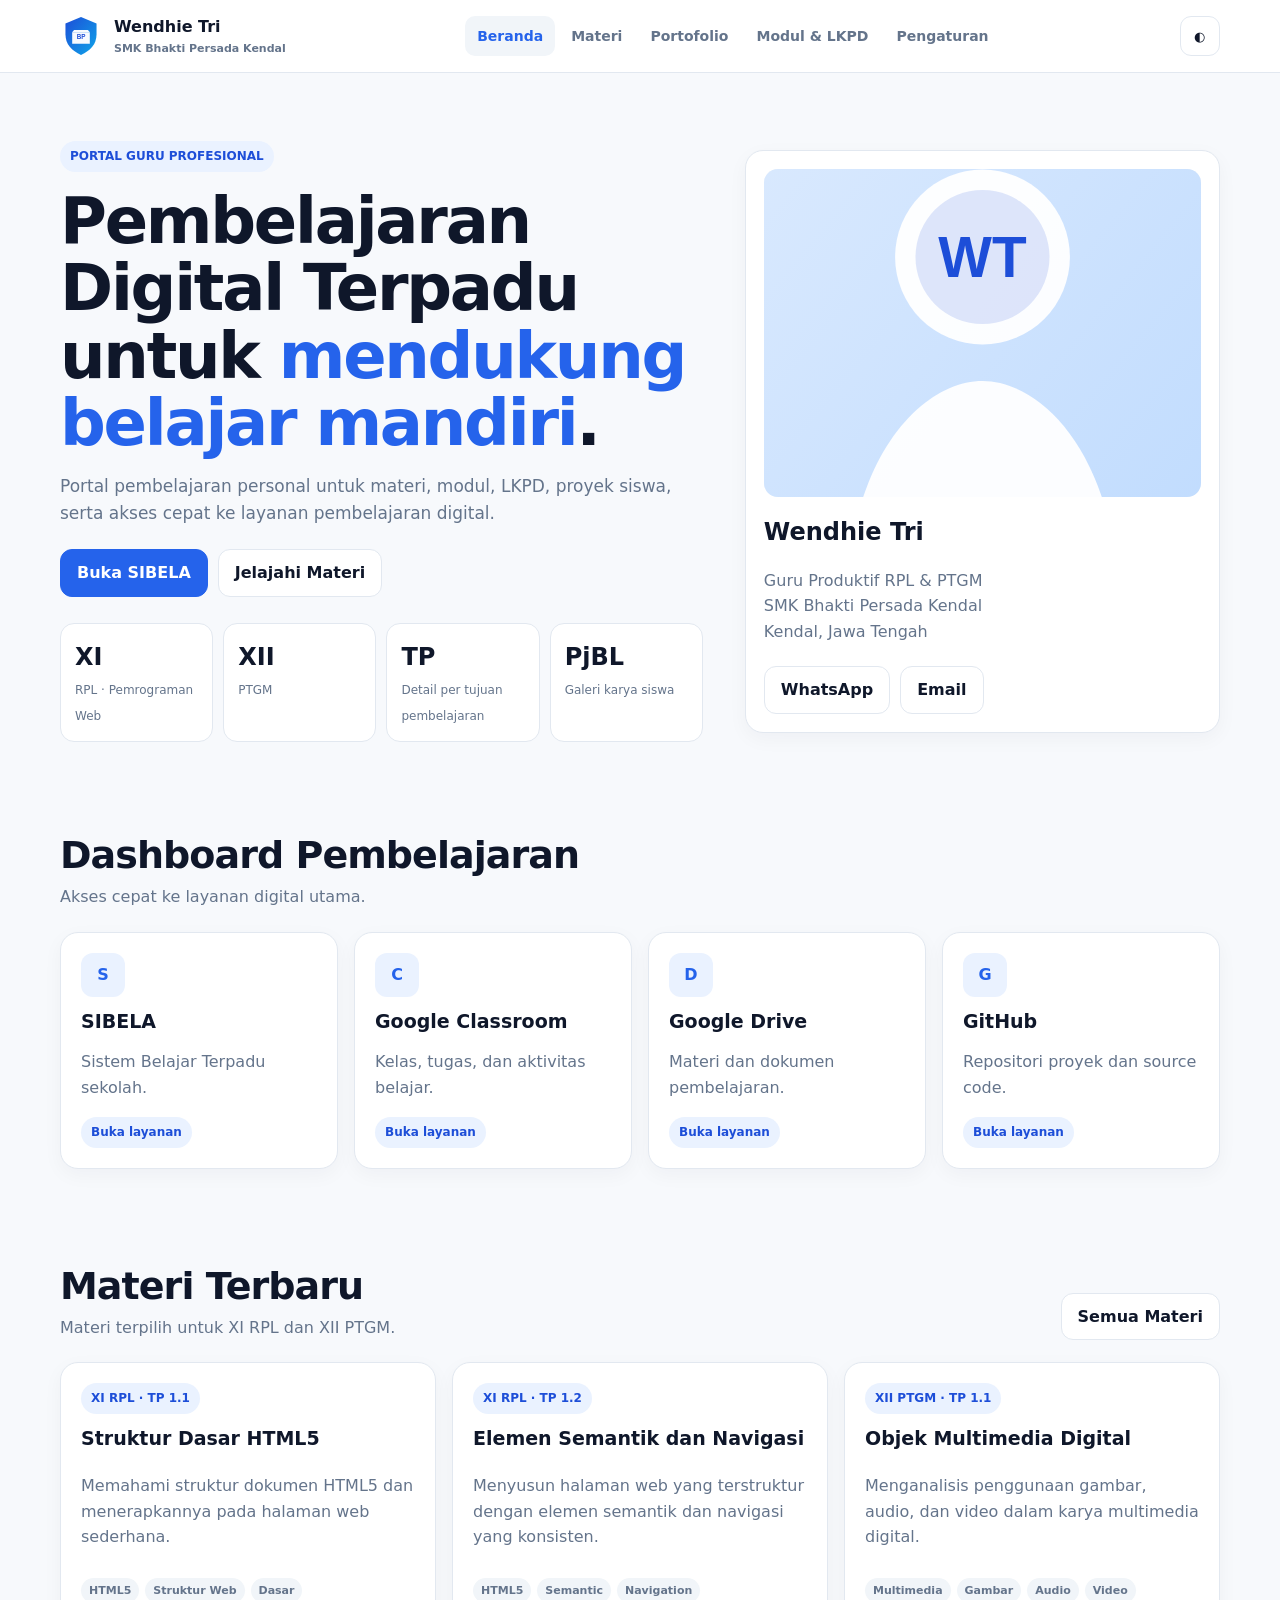
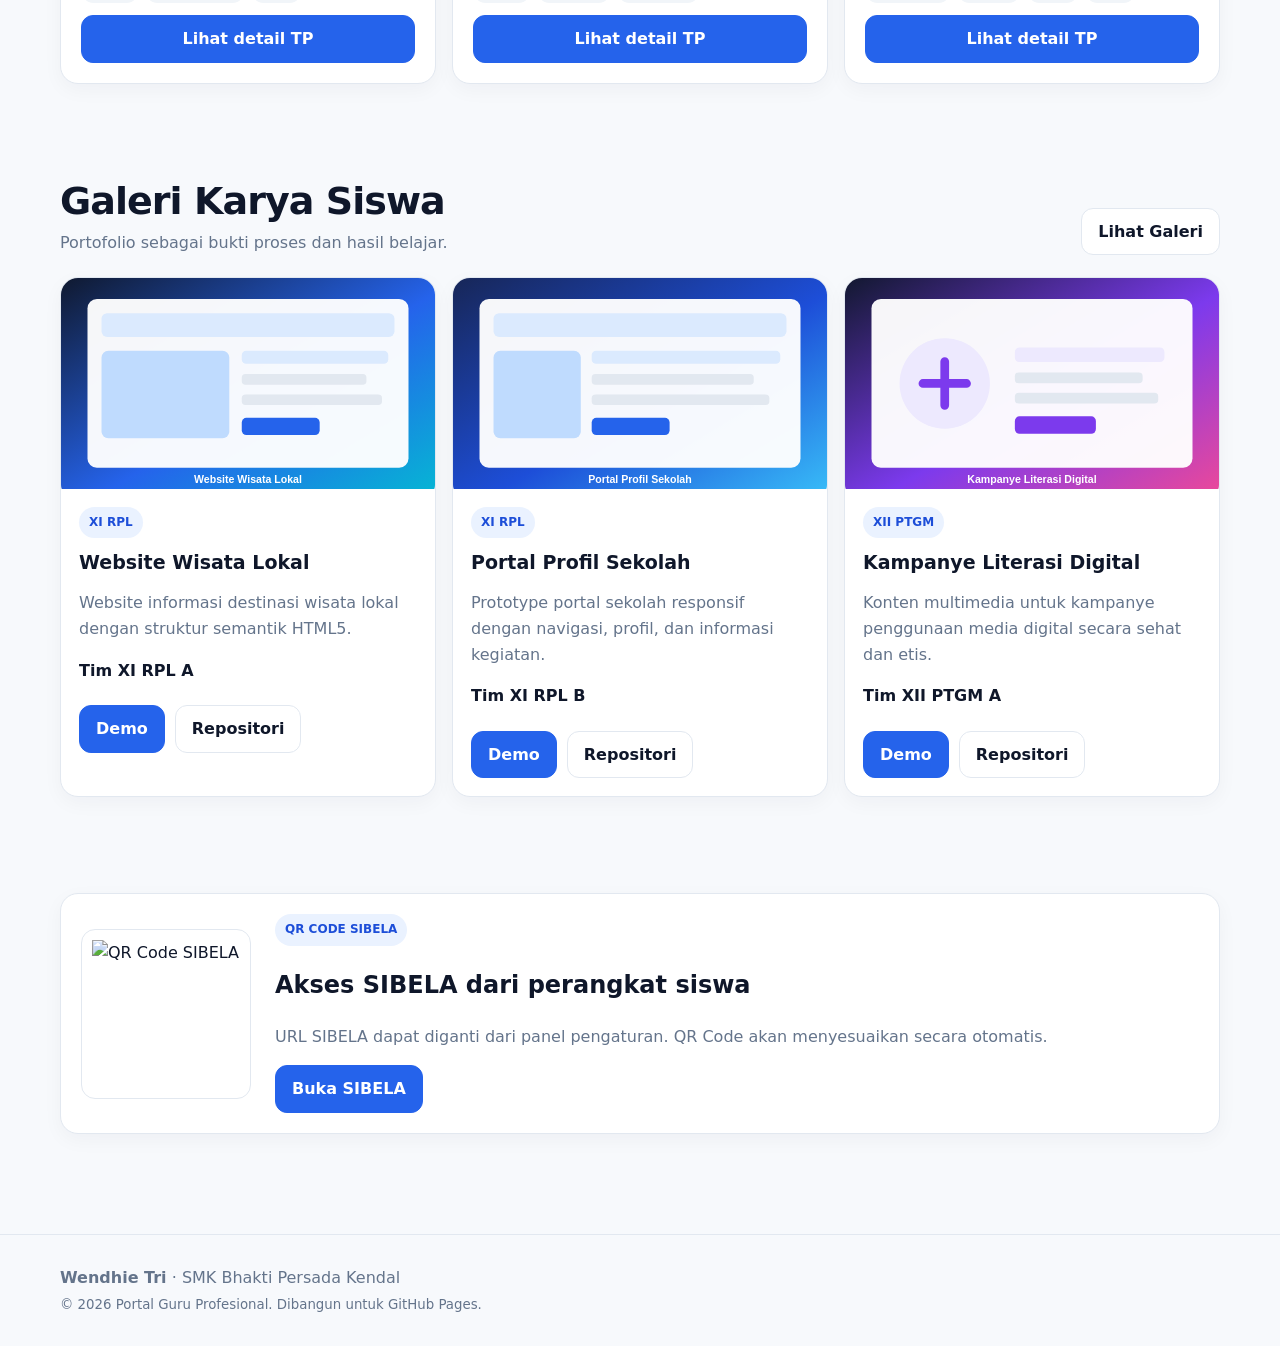
<file: index.html>
<!doctype html><html lang="id"><head><meta charset="utf-8"><meta name="viewport" content="width=device-width,initial-scale=1"><meta name="description" content="Portal guru profesional untuk materi, modul, LKPD, portofolio siswa, dan layanan pembelajaran digital."><meta name="theme-color" content="#2563eb"><title>Portal Guru Profesional</title><link rel="stylesheet" href="styles.css"></head><body data-home="1"><header class="topbar"><div class="container nav"><a class="brand" href="index.html"><img data-logo src="assets/logo-sekolah.svg" alt="Logo sekolah"><span><span data-name>Wendhie Tri</span><small data-school>SMK Bhakti Persada Kendal</small></span></a><nav class="nav-links"><a href="index.html">Beranda</a><a href="materi.html">Materi</a><a href="portofolio.html">Portofolio</a><a href="modul.html">Modul & LKPD</a><a href="pengaturan.html">Pengaturan</a></nav><div class="nav-actions"><button class="icon-btn" data-theme-toggle title="Ganti tema">◐</button><button class="icon-btn menu-btn" data-menu title="Menu">☰</button></div></div><nav class="mobile-nav container"><a href="index.html">Beranda</a><a href="materi.html">Materi</a><a href="portofolio.html">Portofolio</a><a href="modul.html">Modul & LKPD</a><a href="pengaturan.html">Pengaturan</a></nav></header><main><section class="hero"><div class="container hero-grid"><div><span class="eyebrow">PORTAL GURU PROFESIONAL</span><h1>Pembelajaran Digital Terpadu untuk <span class="gradient">mendukung belajar mandiri</span>.</h1><p class="lead" data-bio>Portal pembelajaran personal untuk materi, modul, LKPD, proyek siswa, serta akses cepat ke layanan pembelajaran digital.</p><div class="actions"><a class="btn btn-primary" data-sibela href="#" target="_blank">Buka SIBELA</a><a class="btn" href="materi.html">Jelajahi Materi</a></div><div class="stats"><div class="stat"><strong>XI</strong><span>RPL · Pemrograman Web</span></div><div class="stat"><strong>XII</strong><span>PTGM</span></div><div class="stat"><strong>TP</strong><span>Detail per tujuan pembelajaran</span></div><div class="stat"><strong>PjBL</strong><span>Galeri karya siswa</span></div></div></div><article class="profile-card"><img data-photo src="assets/foto-guru.svg" alt="Foto guru"><h2 data-name>Wendhie Tri</h2><p class="muted"><span data-title>Guru Produktif RPL & PTGM</span><br><span data-school>SMK Bhakti Persada Kendal</span><br><span data-location>Kendal, Jawa Tengah</span></p><div class="actions"><a class="btn" data-whatsapp target="_blank">WhatsApp</a><a class="btn" data-email>Email</a></div></article></div></section><section class="section"><div class="container"><div class="section-head"><div><h2>Dashboard Pembelajaran</h2><p>Akses cepat ke layanan digital utama.</p></div></div><div class="grid-4"><a class="card" data-sibela target="_blank"><div class="service-icon">S</div><h3>SIBELA</h3><p class="muted">Sistem Belajar Terpadu sekolah.</p><span class="badge">Buka layanan</span></a><a class="card" data-classroom target="_blank"><div class="service-icon">C</div><h3>Google Classroom</h3><p class="muted">Kelas, tugas, dan aktivitas belajar.</p><span class="badge">Buka layanan</span></a><a class="card" data-drive target="_blank"><div class="service-icon">D</div><h3>Google Drive</h3><p class="muted">Materi dan dokumen pembelajaran.</p><span class="badge">Buka layanan</span></a><a class="card" data-github target="_blank"><div class="service-icon">G</div><h3>GitHub</h3><p class="muted">Repositori proyek dan source code.</p><span class="badge">Buka layanan</span></a></div></div></section><section class="section"><div class="container"><div class="section-head"><div><h2>Materi Terbaru</h2><p>Materi terpilih untuk XI RPL dan XII PTGM.</p></div><a class="btn" href="materi.html">Semua Materi</a></div><div class="grid-3" data-material-list></div></div></section><section class="section"><div class="container"><div class="section-head"><div><h2>Galeri Karya Siswa</h2><p>Portofolio sebagai bukti proses dan hasil belajar.</p></div><a class="btn" href="portofolio.html">Lihat Galeri</a></div><div class="grid-3" data-portfolio-list></div></div></section><section class="section"><div class="container"><div class="card qr-wrap"><div class="qr-box"><img data-qr alt="QR Code SIBELA"></div><div><span class="badge">QR CODE SIBELA</span><h2>Akses SIBELA dari perangkat siswa</h2><p class="muted">URL SIBELA dapat diganti dari panel pengaturan. QR Code akan menyesuaikan secara otomatis.</p><a class="btn btn-primary" data-sibela target="_blank">Buka SIBELA</a></div></div></div></section></main><footer><div class="container"><strong data-name>Wendhie Tri</strong> · <span data-school>SMK Bhakti Persada Kendal</span><br><small>© <span data-year></span> Portal Guru Profesional. Dibangun untuk GitHub Pages.</small></div></footer><script src="config.js"></script><script src="script.js"></script></body></html>
</file>
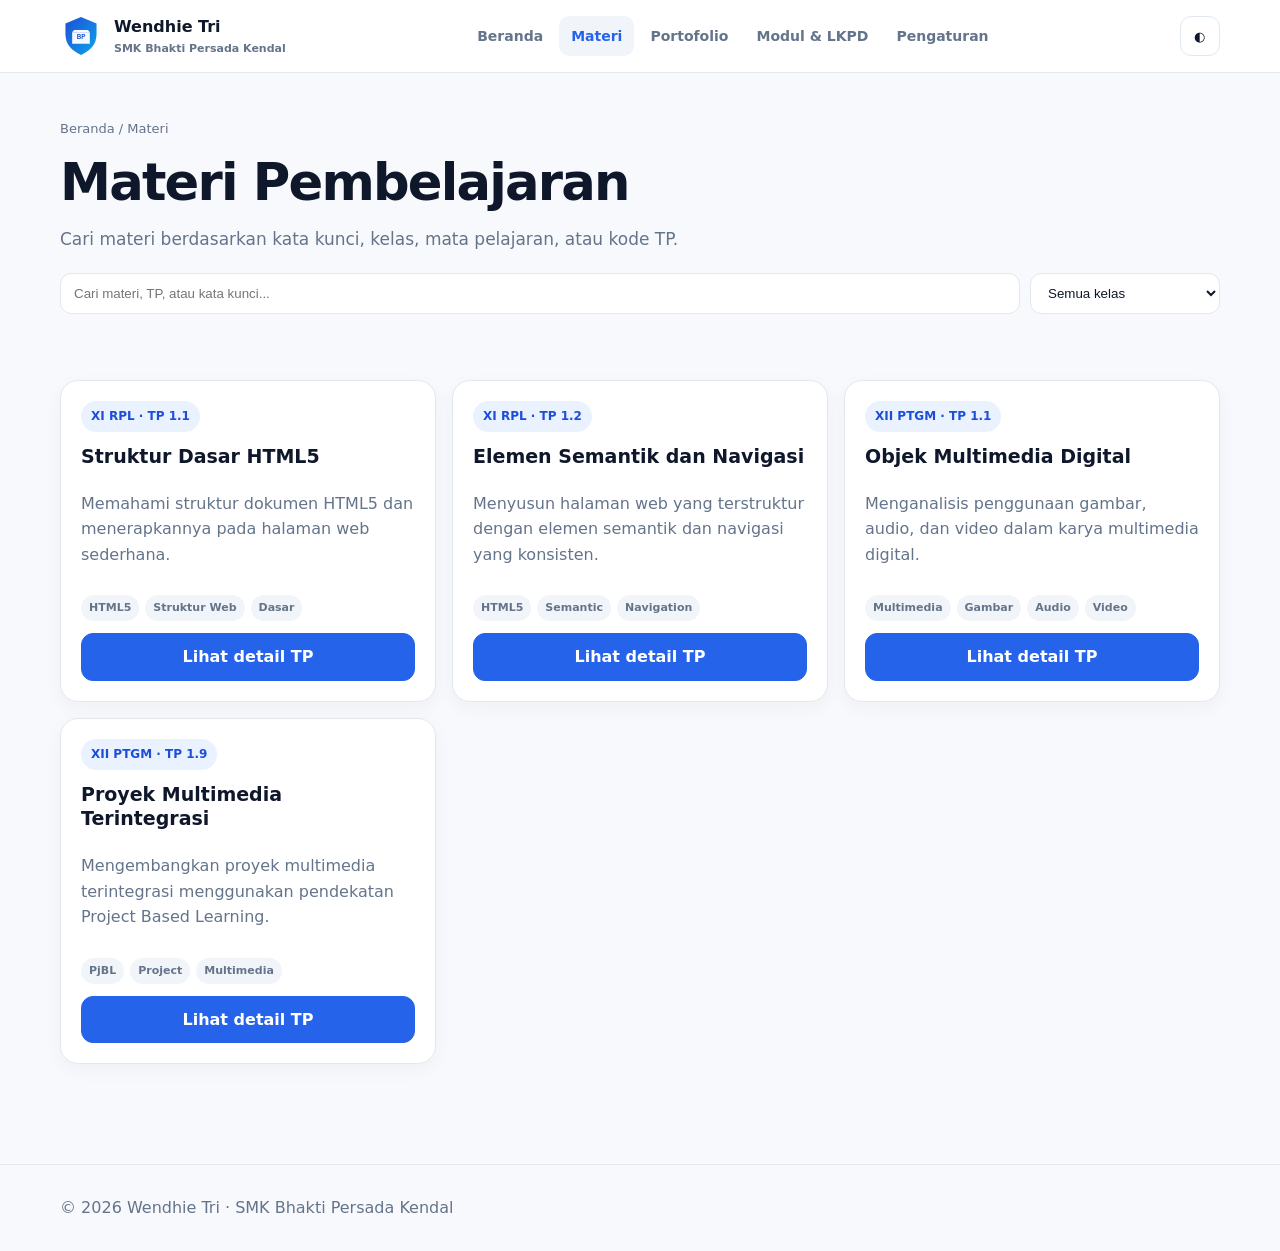
<file: materi.html>
<!doctype html><html lang="id"><head><meta charset="utf-8"><meta name="viewport" content="width=device-width,initial-scale=1"><title>Materi Pembelajaran</title><link rel="stylesheet" href="styles.css"></head><body><header class="topbar"><div class="container nav"><a class="brand" href="index.html"><img data-logo src="assets/logo-sekolah.svg" alt="Logo sekolah"><span><span data-name>Wendhie Tri</span><small data-school>SMK Bhakti Persada Kendal</small></span></a><nav class="nav-links"><a href="index.html">Beranda</a><a href="materi.html">Materi</a><a href="portofolio.html">Portofolio</a><a href="modul.html">Modul & LKPD</a><a href="pengaturan.html">Pengaturan</a></nav><div class="nav-actions"><button class="icon-btn" data-theme-toggle>◐</button><button class="icon-btn menu-btn" data-menu>☰</button></div></div><nav class="mobile-nav container"><a href="index.html">Beranda</a><a href="materi.html">Materi</a><a href="portofolio.html">Portofolio</a><a href="modul.html">Modul & LKPD</a><a href="pengaturan.html">Pengaturan</a></nav></header><main><section class="page-hero"><div class="container"><p class="breadcrumbs">Beranda / Materi</p><h1>Materi Pembelajaran</h1><p class="lead">Cari materi berdasarkan kata kunci, kelas, mata pelajaran, atau kode TP.</p><div class="searchbar"><input data-search type="search" placeholder="Cari materi, TP, atau kata kunci..."><select data-class-filter><option value="">Semua kelas</option><option>XI RPL</option><option>XII PTGM</option></select></div></div></section><section class="section"><div class="container"><div class="grid-3" data-material-list></div></div></section></main><footer><div class="container">© <span data-year></span> <span data-name>Wendhie Tri</span> · <span data-school>SMK Bhakti Persada Kendal</span></div></footer><script src="config.js"></script><script src="script.js"></script></body></html>
</file>
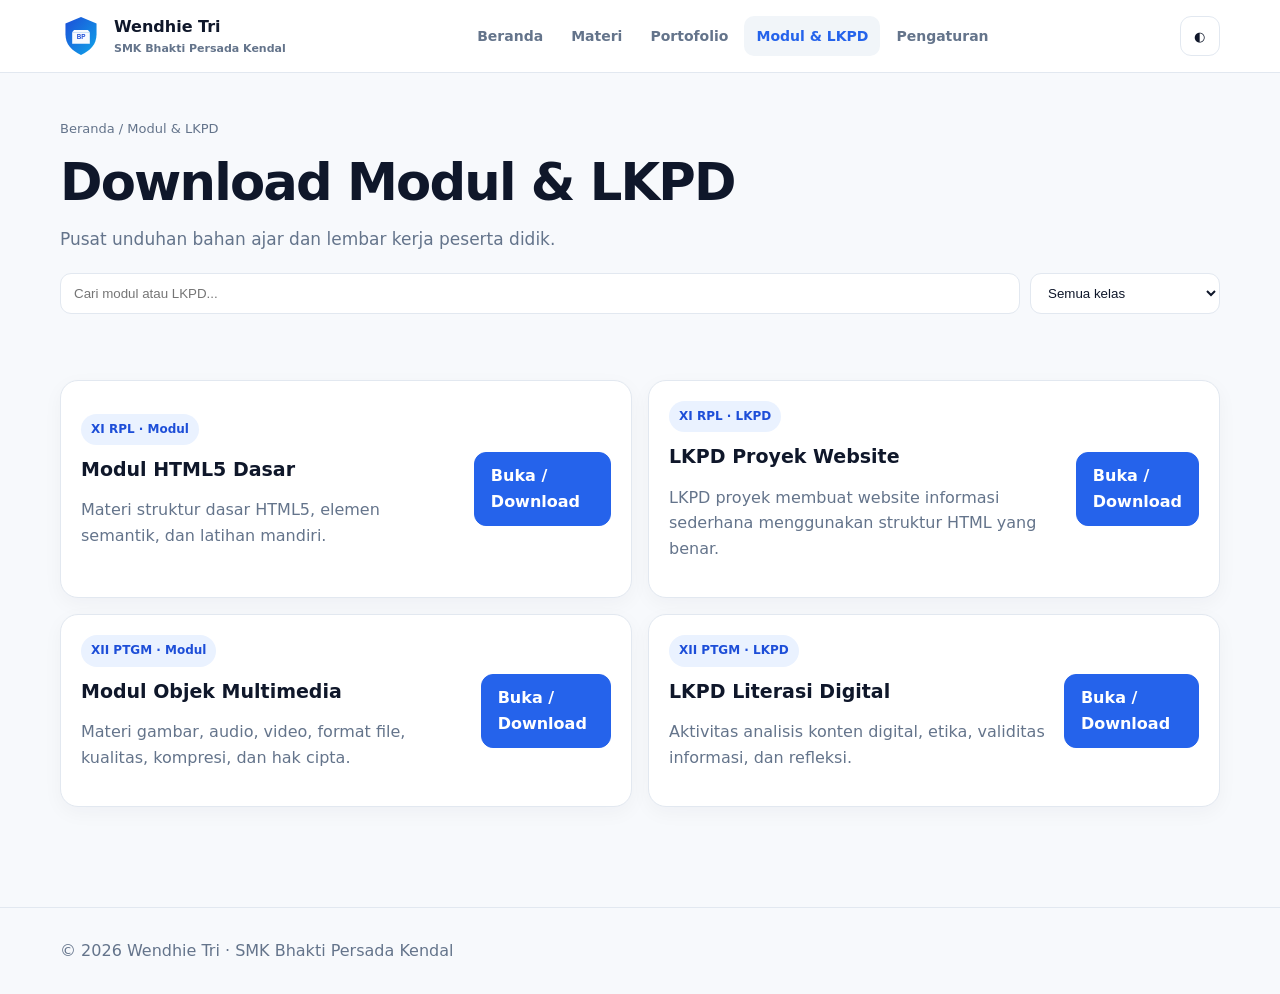
<file: modul.html>
<!doctype html><html lang="id"><head><meta charset="utf-8"><meta name="viewport" content="width=device-width,initial-scale=1"><title>Modul dan LKPD</title><link rel="stylesheet" href="styles.css"></head><body><header class="topbar"><div class="container nav"><a class="brand" href="index.html"><img data-logo src="assets/logo-sekolah.svg" alt="Logo sekolah"><span><span data-name>Wendhie Tri</span><small data-school>SMK Bhakti Persada Kendal</small></span></a><nav class="nav-links"><a href="index.html">Beranda</a><a href="materi.html">Materi</a><a href="portofolio.html">Portofolio</a><a href="modul.html">Modul & LKPD</a><a href="pengaturan.html">Pengaturan</a></nav><div class="nav-actions"><button class="icon-btn" data-theme-toggle>◐</button><button class="icon-btn menu-btn" data-menu>☰</button></div></div><nav class="mobile-nav container"><a href="index.html">Beranda</a><a href="materi.html">Materi</a><a href="portofolio.html">Portofolio</a><a href="modul.html">Modul & LKPD</a><a href="pengaturan.html">Pengaturan</a></nav></header><main><section class="page-hero"><div class="container"><p class="breadcrumbs">Beranda / Modul & LKPD</p><h1>Download Modul & LKPD</h1><p class="lead">Pusat unduhan bahan ajar dan lembar kerja peserta didik.</p><div class="searchbar"><input data-module-search type="search" placeholder="Cari modul atau LKPD..."><select data-module-class><option value="">Semua kelas</option><option>XI RPL</option><option>XII PTGM</option></select></div></div></section><section class="section"><div class="container"><div class="grid-2" data-module-list></div></div></section></main><footer><div class="container">© <span data-year></span> <span data-name>Wendhie Tri</span> · <span data-school>SMK Bhakti Persada Kendal</span></div></footer><script src="config.js"></script><script src="script.js"></script></body></html>
</file>
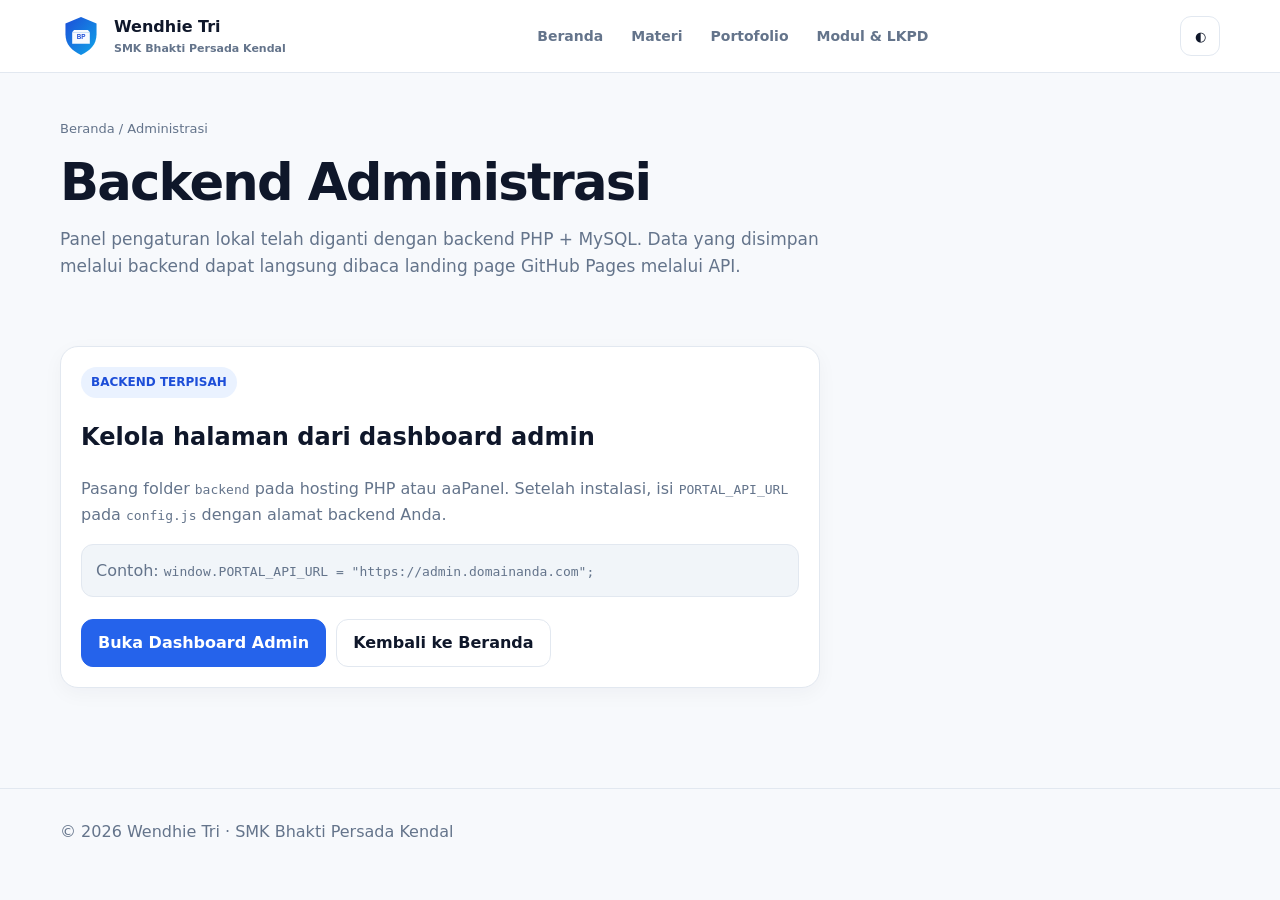
<file: pengaturan.html>
<!doctype html><html lang="id"><head><meta charset="utf-8"><meta name="viewport" content="width=device-width,initial-scale=1"><title>Administrasi Portal Guru</title><link rel="stylesheet" href="styles.css"></head><body><header class="topbar"><div class="container nav"><a class="brand" href="index.html"><img data-logo src="assets/logo-sekolah.svg" alt="Logo sekolah"><span><span data-name>Wendhie Tri</span><small data-school>SMK Bhakti Persada Kendal</small></span></a><nav class="nav-links"><a href="index.html">Beranda</a><a href="materi.html">Materi</a><a href="portofolio.html">Portofolio</a><a href="modul.html">Modul & LKPD</a></nav><div class="nav-actions"><button class="icon-btn" data-theme-toggle>◐</button><button class="icon-btn menu-btn" data-menu>☰</button></div></div><nav class="mobile-nav container"><a href="index.html">Beranda</a><a href="materi.html">Materi</a><a href="portofolio.html">Portofolio</a><a href="modul.html">Modul & LKPD</a></nav></header><main><section class="page-hero"><div class="container"><p class="breadcrumbs">Beranda / Administrasi</p><h1>Backend Administrasi</h1><p class="lead">Panel pengaturan lokal telah diganti dengan backend PHP + MySQL. Data yang disimpan melalui backend dapat langsung dibaca landing page GitHub Pages melalui API.</p></div></section><section class="section"><div class="container"><div class="card" style="max-width:760px"><span class="badge">BACKEND TERPISAH</span><h2>Kelola halaman dari dashboard admin</h2><p class="muted">Pasang folder <code>backend</code> pada hosting PHP atau aaPanel. Setelah instalasi, isi <code>PORTAL_API_URL</code> pada <code>config.js</code> dengan alamat backend Anda.</p><div class="notice">Contoh: <code>window.PORTAL_API_URL = "https://admin.domainanda.com";</code></div><div class="actions"><a class="btn btn-primary" id="adminLink" href="#">Buka Dashboard Admin</a><a class="btn" href="index.html">Kembali ke Beranda</a></div></div></div></section></main><footer><div class="container">© <span data-year></span> <span data-name>Wendhie Tri</span> · <span data-school>SMK Bhakti Persada Kendal</span></div></footer><script src="config.js"></script><script src="script.js"></script><script>document.addEventListener('DOMContentLoaded',()=>{const a=document.getElementById('adminLink'),u=String(window.PORTAL_API_URL||'').replace(/\/$/,'');if(u){a.href=u+'/admin.php';a.target='_blank';a.rel='noopener'}else{a.onclick=e=>{e.preventDefault();alert('PORTAL_API_URL belum diisi pada config.js.')}}});</script></body></html>
</file>
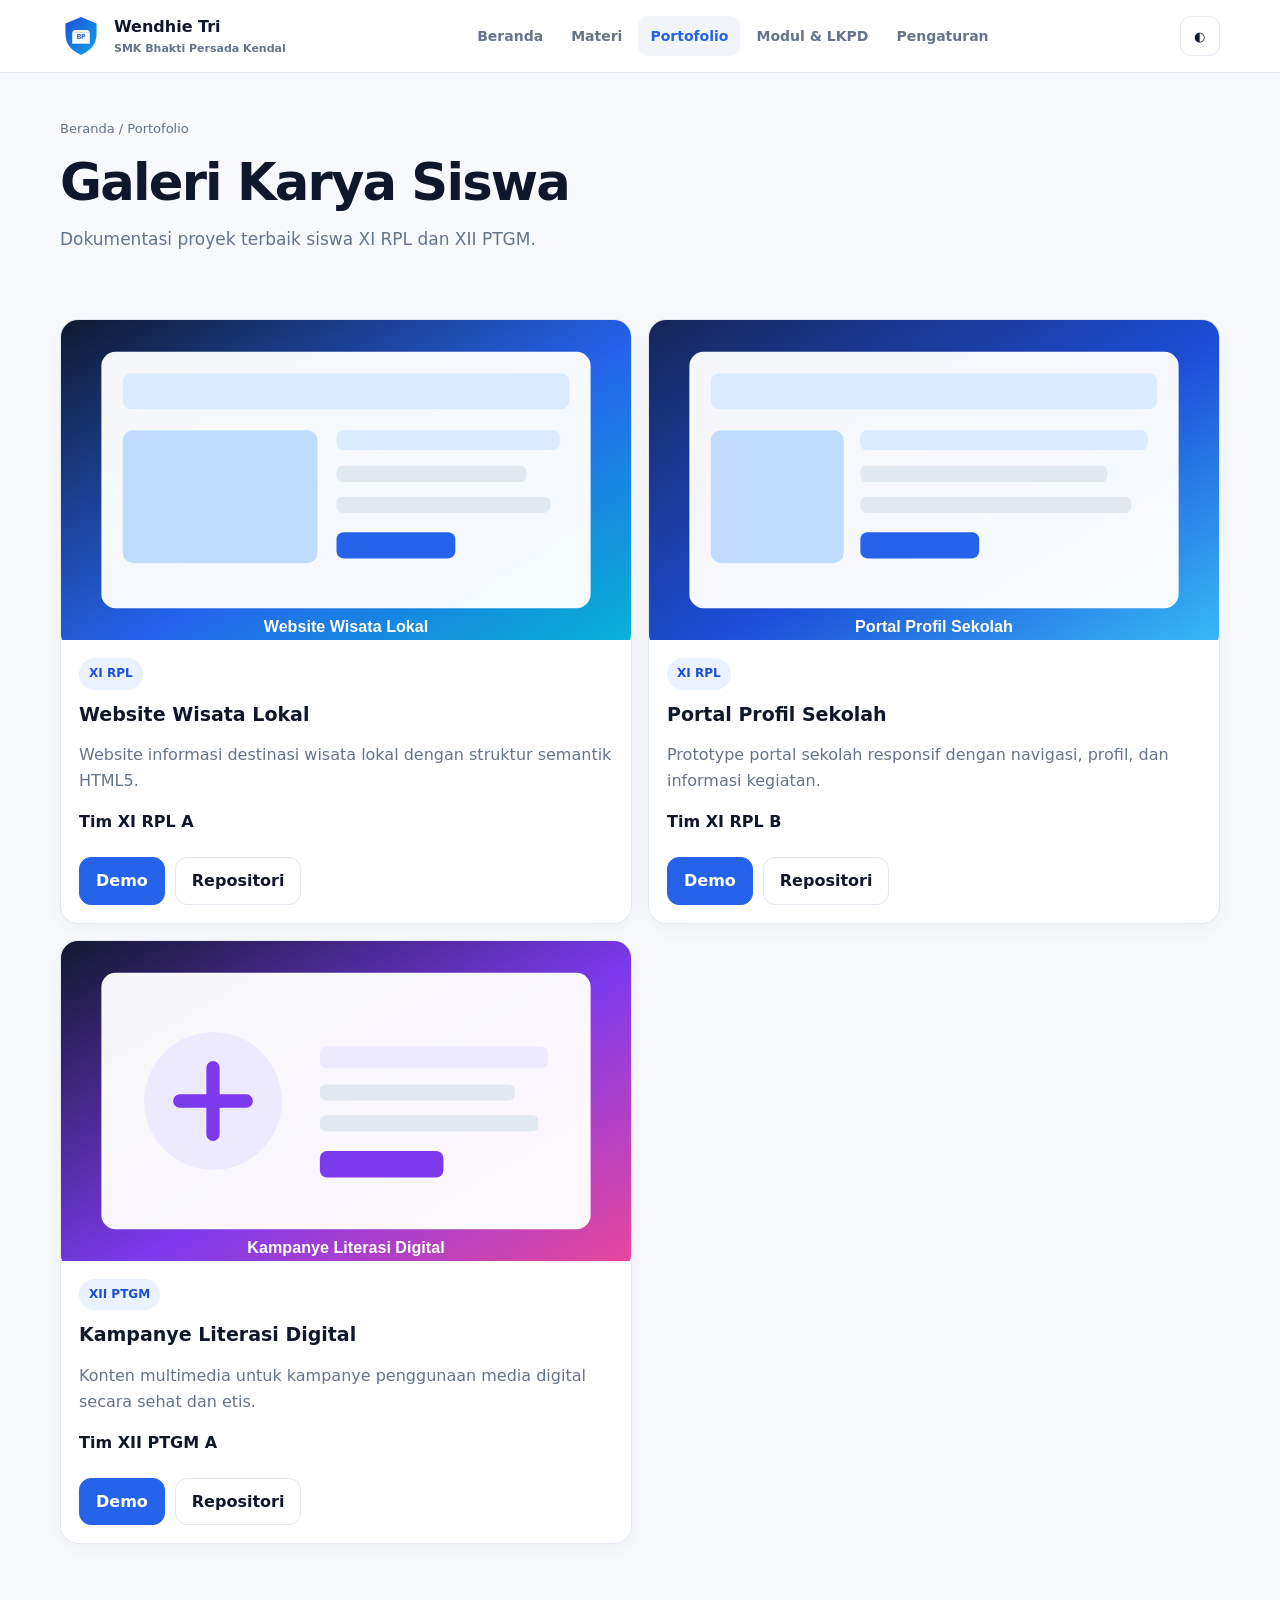
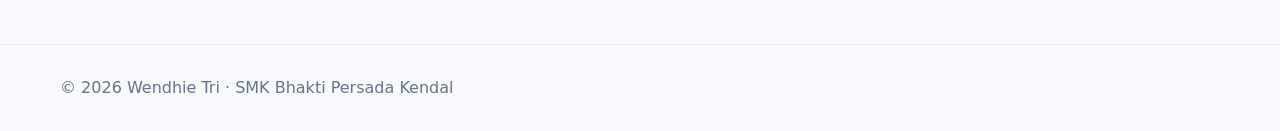
<file: portofolio.html>
<!doctype html><html lang="id"><head><meta charset="utf-8"><meta name="viewport" content="width=device-width,initial-scale=1"><title>Portofolio Siswa</title><link rel="stylesheet" href="styles.css"></head><body><header class="topbar"><div class="container nav"><a class="brand" href="index.html"><img data-logo src="assets/logo-sekolah.svg" alt="Logo sekolah"><span><span data-name>Wendhie Tri</span><small data-school>SMK Bhakti Persada Kendal</small></span></a><nav class="nav-links"><a href="index.html">Beranda</a><a href="materi.html">Materi</a><a href="portofolio.html">Portofolio</a><a href="modul.html">Modul & LKPD</a><a href="pengaturan.html">Pengaturan</a></nav><div class="nav-actions"><button class="icon-btn" data-theme-toggle>◐</button><button class="icon-btn menu-btn" data-menu>☰</button></div></div><nav class="mobile-nav container"><a href="index.html">Beranda</a><a href="materi.html">Materi</a><a href="portofolio.html">Portofolio</a><a href="modul.html">Modul & LKPD</a><a href="pengaturan.html">Pengaturan</a></nav></header><main><section class="page-hero"><div class="container"><p class="breadcrumbs">Beranda / Portofolio</p><h1>Galeri Karya Siswa</h1><p class="lead">Dokumentasi proyek terbaik siswa XI RPL dan XII PTGM.</p></div></section><section class="section"><div class="container"><div class="grid-2" data-portfolio-list></div></div></section></main><footer><div class="container">© <span data-year></span> <span data-name>Wendhie Tri</span> · <span data-school>SMK Bhakti Persada Kendal</span></div></footer><script src="config.js"></script><script src="script.js"></script></body></html>
</file>
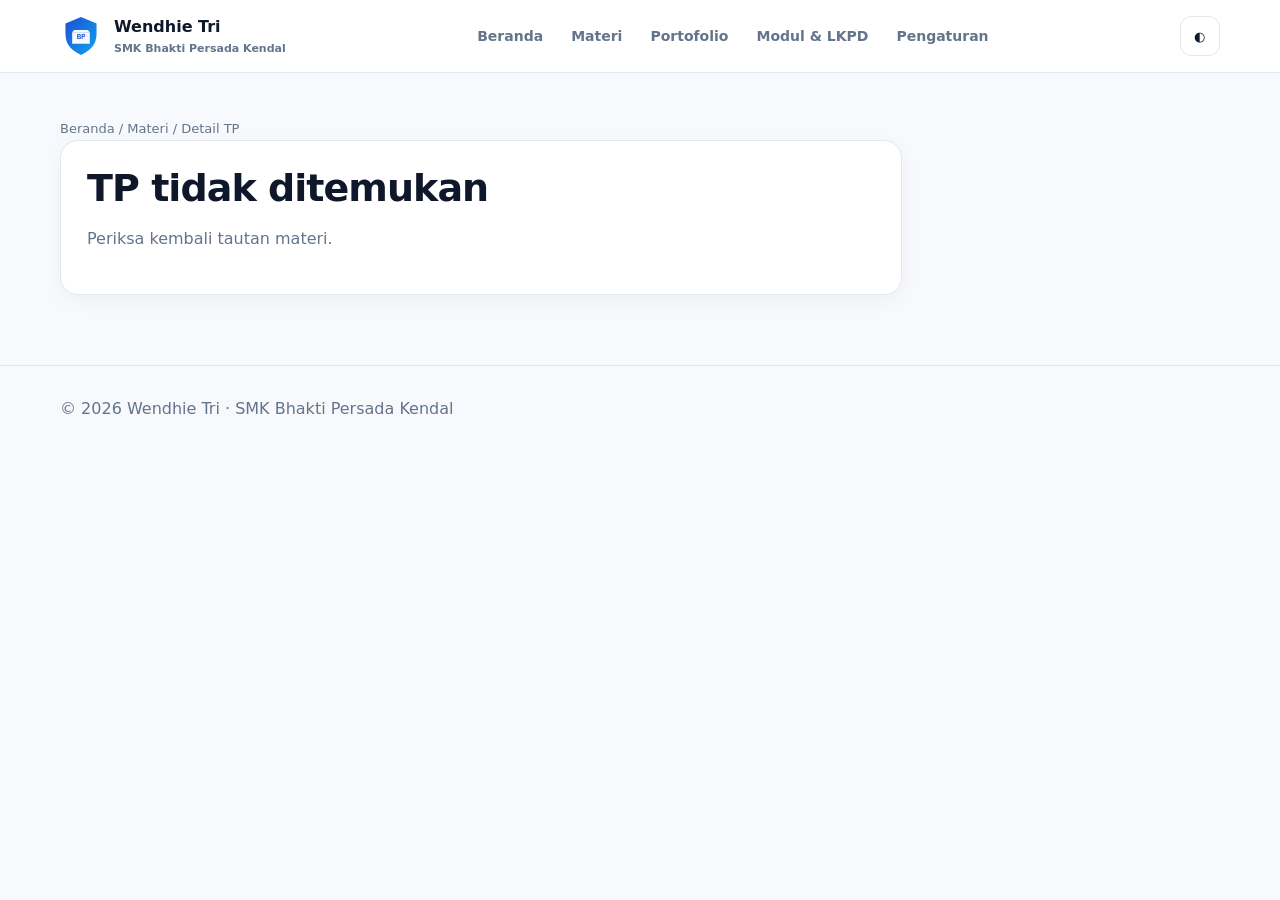
<file: tp.html>
<!doctype html><html lang="id"><head><meta charset="utf-8"><meta name="viewport" content="width=device-width,initial-scale=1"><title>Detail TP</title><link rel="stylesheet" href="styles.css"></head><body><header class="topbar"><div class="container nav"><a class="brand" href="index.html"><img data-logo src="assets/logo-sekolah.svg" alt="Logo sekolah"><span><span data-name>Wendhie Tri</span><small data-school>SMK Bhakti Persada Kendal</small></span></a><nav class="nav-links"><a href="index.html">Beranda</a><a href="materi.html">Materi</a><a href="portofolio.html">Portofolio</a><a href="modul.html">Modul & LKPD</a><a href="pengaturan.html">Pengaturan</a></nav><div class="nav-actions"><button class="icon-btn" data-theme-toggle>◐</button><button class="icon-btn menu-btn" data-menu>☰</button></div></div><nav class="mobile-nav container"><a href="index.html">Beranda</a><a href="materi.html">Materi</a><a href="portofolio.html">Portofolio</a><a href="modul.html">Modul & LKPD</a><a href="pengaturan.html">Pengaturan</a></nav></header><main><section class="page-hero"><div class="container"><p class="breadcrumbs">Beranda / Materi / Detail TP</p><div class="detail-layout" data-tp-detail></div></div></section></main><footer><div class="container">© <span data-year></span> <span data-name>Wendhie Tri</span> · <span data-school>SMK Bhakti Persada Kendal</span></div></footer><script src="config.js"></script><script src="script.js"></script></body></html>
</file>
<file: styles.css>
*{box-sizing:border-box}html{scroll-behavior:smooth}:root{--bg:#f7f9fc;--surface:#fff;--surface-soft:#f1f5f9;--text:#0f172a;--muted:#64748b;--primary:#2563eb;--primary-dark:#1d4ed8;--border:#e2e8f0;--shadow:0 14px 38px rgba(15,23,42,.08);--radius:18px;--max:1160px}html[data-theme='dark']{--bg:#0b1220;--surface:#111c2f;--surface-soft:#17243b;--text:#e7eef9;--muted:#9fb0c6;--border:#263957;--shadow:0 14px 38px rgba(0,0,0,.28)}body{margin:0;background:var(--bg);color:var(--text);font-family:Inter,system-ui,-apple-system,BlinkMacSystemFont,"Segoe UI",sans-serif;line-height:1.6}a{color:inherit;text-decoration:none}img{display:block;max-width:100%}.container{width:min(var(--max),calc(100% - 32px));margin:auto}.topbar{position:sticky;top:0;z-index:50;background:rgba(255,255,255,.92);backdrop-filter:blur(14px);border-bottom:1px solid var(--border)}html[data-theme='dark'] .topbar{background:rgba(11,18,32,.92)}.nav{min-height:72px;display:flex;align-items:center;justify-content:space-between;gap:22px}.brand{display:flex;align-items:center;gap:12px;font-weight:800}.brand img{width:42px;height:42px;border-radius:12px;object-fit:contain}.brand small{display:block;color:var(--muted);font-size:11px;font-weight:600}.nav-links{display:flex;align-items:center;gap:4px}.nav-links a{padding:9px 12px;border-radius:10px;color:var(--muted);font-size:14px;font-weight:700}.nav-links a:hover,.nav-links a.active{background:var(--surface-soft);color:var(--primary)}.nav-actions{display:flex;gap:8px}.icon-btn{width:40px;height:40px;border:1px solid var(--border);border-radius:11px;background:var(--surface);color:var(--text);cursor:pointer}.menu-btn,.mobile-nav{display:none}.hero{padding:68px 0 44px}.hero-grid{display:grid;grid-template-columns:minmax(0,1.15fr) minmax(300px,.85fr);gap:42px;align-items:center}.eyebrow,.badge{display:inline-flex;align-items:center;width:max-content;padding:6px 10px;border-radius:999px;background:#eaf2ff;color:var(--primary-dark);font-size:12px;font-weight:800}html[data-theme='dark'] .eyebrow,html[data-theme='dark'] .badge{background:#172b4d;color:#93c5fd}.hero h1,.page-hero h1{margin:16px 0 16px;line-height:1.05;letter-spacing:-.035em;font-size:clamp(38px,5vw,64px)}.gradient{color:var(--primary)}.lead{max-width:760px;margin:0;color:var(--muted);font-size:17px}.actions{display:flex;gap:10px;flex-wrap:wrap;margin-top:22px}.btn{display:inline-flex;align-items:center;justify-content:center;min-height:44px;padding:10px 16px;border:1px solid var(--border);border-radius:12px;background:var(--surface);color:var(--text);font-weight:750;cursor:pointer;transition:.2s}.btn:hover{transform:translateY(-1px);box-shadow:0 7px 18px rgba(15,23,42,.08)}.btn-primary{border-color:var(--primary);background:var(--primary);color:#fff}.btn-primary:hover{background:var(--primary-dark)}.profile-card,.card,.panel-card,.content-card{background:var(--surface);border:1px solid var(--border);border-radius:var(--radius);box-shadow:0 6px 20px rgba(15,23,42,.04)}.profile-card{padding:18px}.profile-card img{width:100%;aspect-ratio:4/3;object-fit:cover;border-radius:14px;background:var(--surface-soft)}.profile-card h2{margin:16px 0 4px}.muted{color:var(--muted)}.stats{display:grid;grid-template-columns:repeat(4,minmax(0,1fr));gap:10px;margin-top:26px}.stat{padding:14px;border:1px solid var(--border);border-radius:14px;background:var(--surface)}.stat strong{display:block;font-size:24px}.stat span{font-size:12px;color:var(--muted)}.section{padding:48px 0}.section-head{display:flex;justify-content:space-between;align-items:end;gap:18px;margin-bottom:22px}.section-head h2,.content-card h2{margin:0;font-size:clamp(26px,3vw,38px);line-height:1.15;letter-spacing:-.025em}.section-head p{margin:6px 0 0;color:var(--muted)}.grid-2,.grid-3,.grid-4{display:grid;gap:16px;align-items:stretch}.grid-2{grid-template-columns:repeat(2,minmax(0,1fr))}.grid-3{grid-template-columns:repeat(3,minmax(0,1fr))}.grid-4{grid-template-columns:repeat(4,minmax(0,1fr))}.card{padding:20px}.card h3{margin:12px 0 6px;font-size:19px;line-height:1.3}.service-icon{width:44px;height:44px;display:grid;place-items:center;border-radius:12px;background:#eaf2ff;color:var(--primary);font-weight:900}.material-card{display:flex;flex-direction:column;min-height:270px}.material-card .btn{margin-top:auto}.tags{display:flex;gap:6px;flex-wrap:wrap;margin:12px 0}.tag{padding:4px 8px;border-radius:999px;background:var(--surface-soft);color:var(--muted);font-size:11px;font-weight:700}.portfolio-card{padding:0;overflow:hidden}.portfolio-card img{width:100%;aspect-ratio:16/9;object-fit:cover;background:var(--surface-soft)}.portfolio-card .body{padding:18px}.page-hero{padding:46px 0 18px}.page-hero h1{font-size:clamp(36px,4vw,52px)}.breadcrumbs{margin:0;color:var(--muted);font-size:13px}.searchbar{display:flex;gap:10px;margin-top:20px}.searchbar input,.searchbar select,.field input,.field textarea,.field select{width:100%;border:1px solid var(--border);border-radius:11px;background:var(--surface);color:var(--text);padding:11px 13px;outline:none}.searchbar input:focus,.searchbar select:focus,.field input:focus,.field textarea:focus,.field select:focus{border-color:#93c5fd;box-shadow:0 0 0 3px rgba(37,99,235,.08)}.searchbar input{flex:1}.searchbar select{max-width:190px}.download-item{display:flex;align-items:center;justify-content:space-between;gap:18px}.detail-layout{display:grid;grid-template-columns:minmax(0,1fr) 300px;gap:18px}.content-card{padding:26px}.content-card h1{font-size:clamp(32px,4vw,48px);line-height:1.1}.sidebar{display:flex;flex-direction:column;gap:12px}.qr-wrap{display:grid;grid-template-columns:170px 1fr;gap:24px;align-items:center}.qr-box{width:170px;height:170px;padding:10px;border:1px solid var(--border);border-radius:14px;background:#fff}.qr-box img{width:100%;height:100%;object-fit:contain}.panel{display:grid;grid-template-columns:220px minmax(0,1fr);gap:18px}.panel-nav{position:sticky;top:90px;align-self:start;padding:8px;background:var(--surface);border:1px solid var(--border);border-radius:14px}.panel-nav button{width:100%;padding:10px 11px;border:0;border-radius:9px;background:transparent;color:var(--text);font-weight:700;text-align:left;cursor:pointer}.panel-nav button:hover,.panel-nav button.active{background:var(--surface-soft);color:var(--primary)}.panel-card{padding:22px}.panel-section{display:none}.panel-section.active{display:block}.form-grid{display:grid;grid-template-columns:repeat(2,minmax(0,1fr));gap:13px}.field label{display:block;margin-bottom:5px;font-size:13px;font-weight:700}.field textarea{min-height:110px;resize:vertical}.field.full{grid-column:1/-1}.list-editor{display:grid;gap:10px;margin-top:16px}.editor-item{display:flex;align-items:flex-start;justify-content:space-between;gap:12px;padding:13px;border:1px solid var(--border);border-radius:12px}.notice{padding:13px 14px;border:1px solid var(--border);border-radius:12px;background:var(--surface-soft);color:var(--muted)}footer{margin-top:52px;padding:30px 0;border-top:1px solid var(--border);color:var(--muted)}@media(max-width:960px){.hero-grid,.detail-layout,.panel{grid-template-columns:1fr}.grid-4{grid-template-columns:repeat(2,minmax(0,1fr))}.grid-3{grid-template-columns:repeat(2,minmax(0,1fr))}.nav-links{display:none}.menu-btn{display:block}.mobile-nav.open{display:flex;position:absolute;top:72px;left:0;right:0;flex-direction:column;padding:12px 16px;background:var(--surface);border-bottom:1px solid var(--border)}.mobile-nav a{padding:10px 12px;border-radius:9px;font-weight:700}.panel-nav{position:static;display:flex;overflow:auto}.panel-nav button{min-width:max-content}.qr-wrap{grid-template-columns:1fr}.qr-box{margin:auto}}@media(max-width:640px){.container{width:min(var(--max),calc(100% - 22px))}.hero{padding:42px 0 26px}.grid-2,.grid-3,.grid-4,.stats,.form-grid{grid-template-columns:1fr}.section{padding:38px 0}.section-head{align-items:flex-start;flex-direction:column}.actions .btn{width:100%}.searchbar{flex-direction:column}.searchbar select{max-width:none}.download-item,.editor-item{flex-direction:column;align-items:flex-start}.profile-card img{aspect-ratio:16/10}}
</file>
